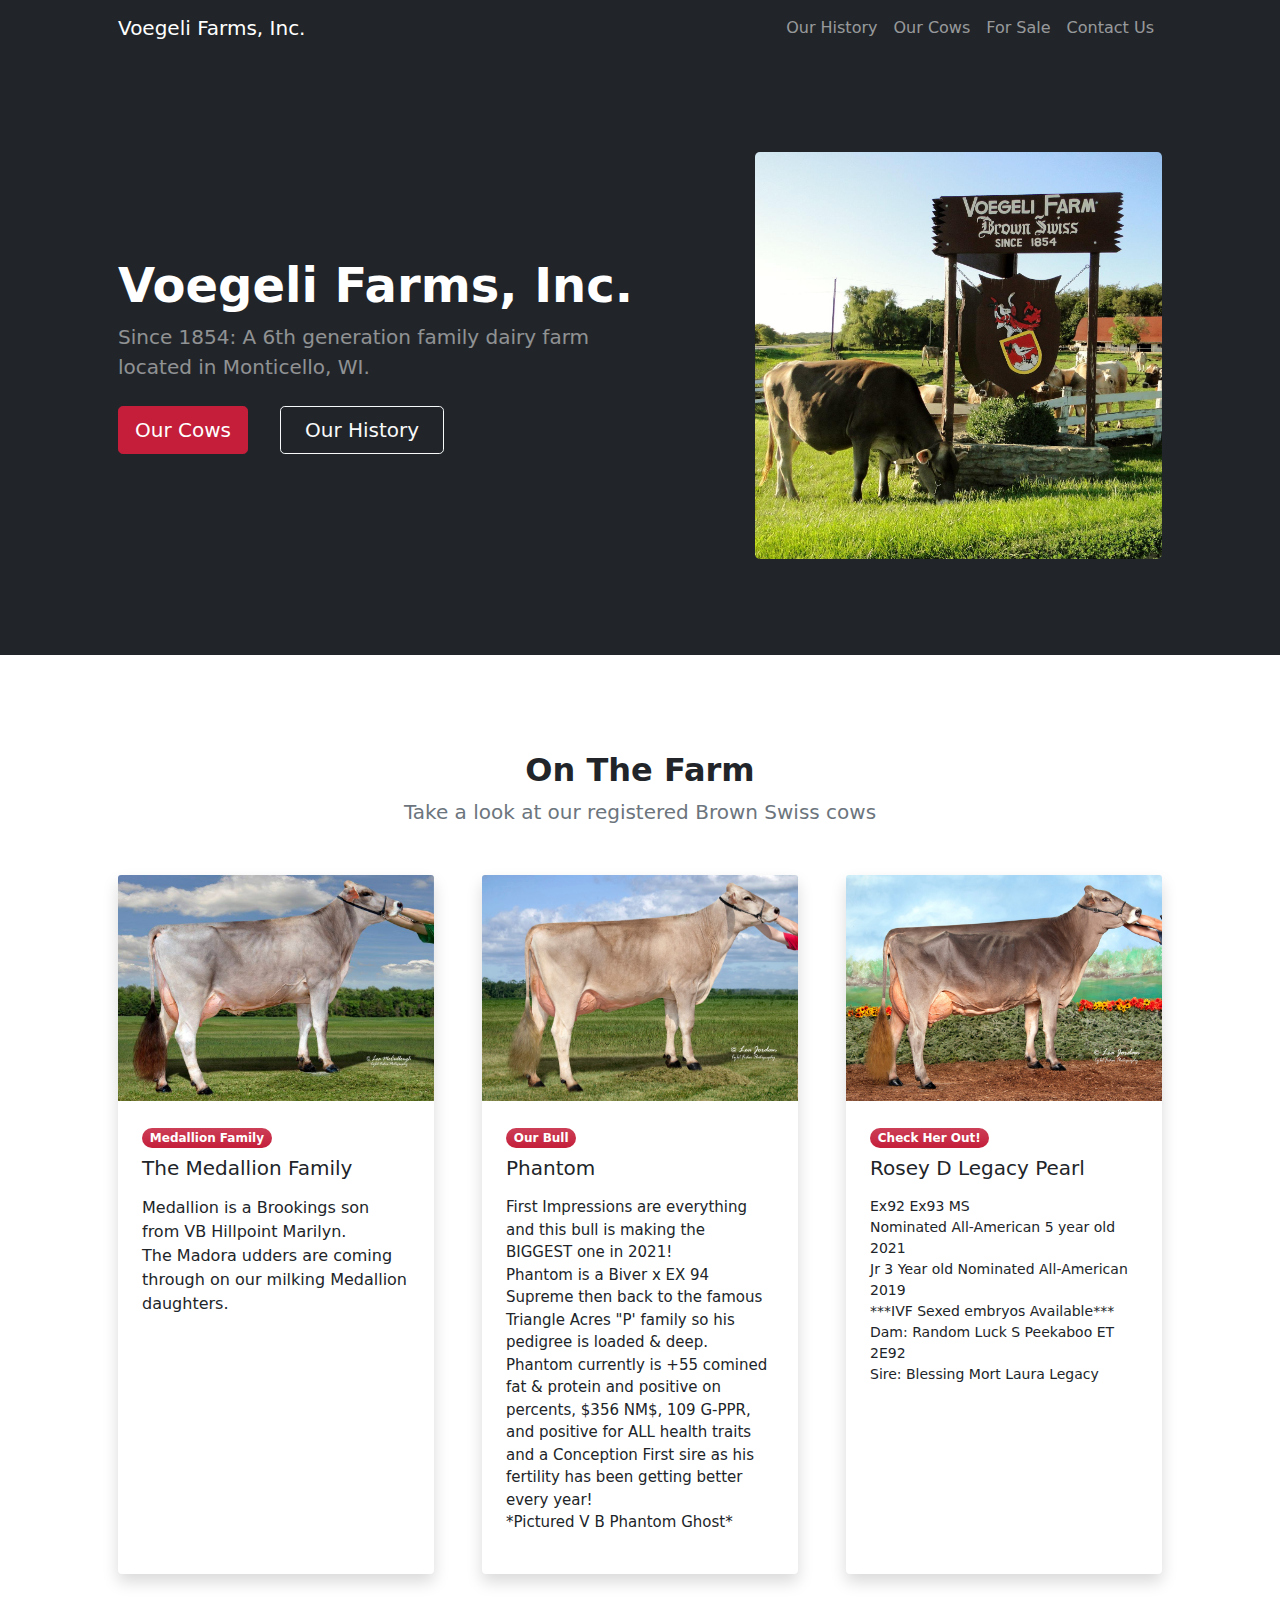
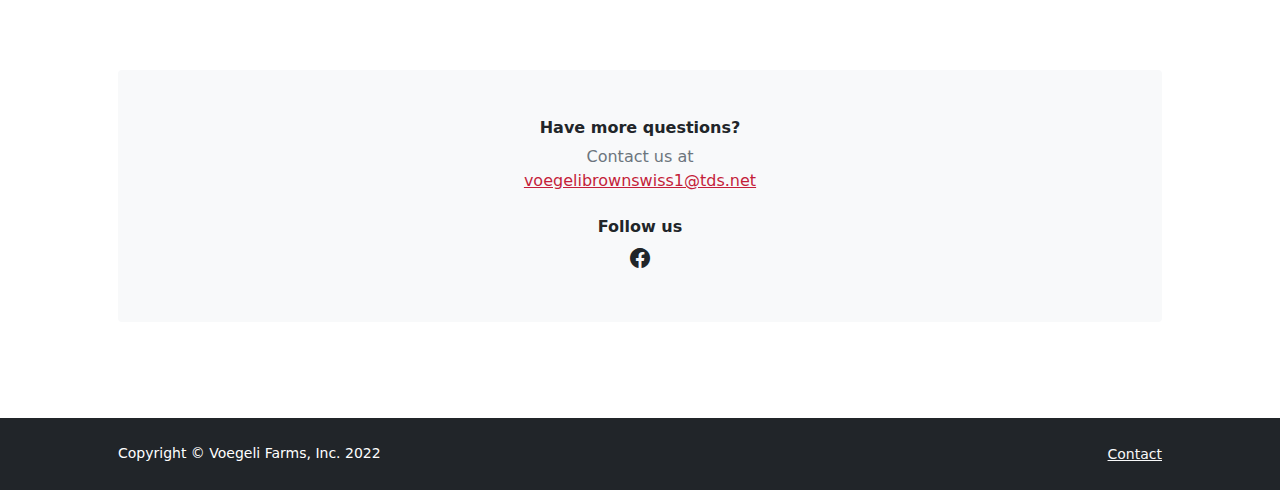
<file: index.html>
<!DOCTYPE html>
<html lang="en">
    <head>
        <meta charset="utf-8" />
        <meta name="viewport" content="width=device-width, initial-scale=1, shrink-to-fit=no" />
        <meta name="description" content="" />
        <meta name="author" content="" />
        <title>Voegeli Farms, Inc.</title>
        <link href="https://cdn.jsdelivr.net/npm/bootstrap-icons@1.5.0/font/bootstrap-icons.css" rel="stylesheet" />
        <link href="styles.css" rel="stylesheet" />
        <style>
            .card-text1 {
                font-size: 15px;
            }

            .card-text2 {
                font-size: 14px;
            }

            @media only screen and (max-width: 320px) {
                  #description-about {
                    display: none;
                  }
                  .mb-2 {
                    margin-bottom: 1.5rem !important;
                  }
            }
        </style>
    </head>
    <body class="d-flex flex-column h-100">
        <main class="flex-shrink-0">
            <!--Navigation-->
            <script language="javascript" type="text/javascript" src="navbar.txt"></script>
            <!-- Header-->
            <header class="bg-dark py-5">
                <div class="container px-5">
                    <div class="row gx-5 align-items-center justify-content-center">
                        <div class="col-lg-8 col-xl-7 col-xxl-6">
                            <div class="my-5 text-center text-xl-start">
                                <h1 class="display-5 fw-bolder text-white mb-2">Voegeli Farms, Inc.</h1>
                                <p id="description-about" class="lead fw-normal text-white-50 mb-4">Since 1854: A 6th generation family dairy farm <br> located in Monticello, WI.</p>
                                <div class="d-grid gap-3 d-sm-flex justify-content-sm-center justify-content-xl-start">
                                    <a class="btn btn-primary btn-lg px-3 me-sm-3" href="pictures.html">Our Cows</a>
                                    <a class="btn btn-outline-light btn-lg px-4" href="about.html">Our History</a>
                                </div>
                            </div>
                        </div>
                    <div class="col-xl-5 col-xxl-6 d-none d-xl-block text-center"><img class="img-fluid rounded-3 my-5" src="1.jpg" alt="..." /></div>
                    </div>
                </div>
            </header>
            <!-- Blog preview section-->
            <section class="py-5">
                <div class="container px-5 my-5">
                    <div class="row gx-5 justify-content-center">
                        <div class="col-lg-8 col-xl-6">
                            <div class="text-center">
                                <h2 class="fw-bolder">On The Farm</h2>
                                <p class="lead fw-normal text-muted mb-5">Take a look at our registered Brown Swiss cows</p>
                            </div>
                        </div>
                    </div>
                    <div class="row gx-5">
                        <div class="col-lg-4 mb-5">
                            <div class="card h-100 shadow border-0">
                                <img class="card-img-top" src="cow.jpg" alt="..." />
                                <div class="card-body p-4">
                                    <div class="badge bg-primary bg-gradient rounded-pill mb-2">Medallion Family</div>
                                    <h5 class="card-title mb-3">The Medallion Family</h5></a>
                                    <p class="card-text mb-0">Medallion is a Brookings son from VB Hillpoint Marilyn.<br>
                                        The Madora udders are coming through on our milking Medallion daughters.</p>
                                </div>
                            </div>
                        </div>
                        <div class="col-lg-4 mb-5">
                            <div class="card h-100 shadow border-0">
                                <img class="card-img-top" src="phantomghost.jpg" alt="..." />
                                <div class="card-body p-4">
                                    <div class="badge bg-primary bg-gradient rounded-pill mb-2">Our Bull</div>
                                    <h5 class="card-title mb-3">Phantom</h5></a>
                                    <p class="card-text1">First Impressions are everything and this bull is making the BIGGEST one in 2021!<br>
                                        Phantom is a Biver x EX 94 Supreme then back to the famous Triangle Acres "P' family so his pedigree is loaded & deep.<br>
                                        Phantom currently is +55 comined fat & protein and positive on percents, $356 NM$, 109 G-PPR, and positive for ALL health traits and a Conception First sire as his fertility has been getting better every year!
                                        <br> *Pictured V B Phantom Ghost*
                                        </p>
                                </div>
                            </div>
                        </div>
                        <div class="col-lg-4 mb-5">
                            <div class="card h-100 shadow border-0">
                                <img class="card-img-top" src="pearl.jpg" alt="..." />
                                <div class="card-body p-4">
                                    <div class="badge bg-primary bg-gradient rounded-pill mb-2">Check Her Out!</div>
                                    <h5 class="card-title mb-3">Rosey D Legacy Pearl</h5></a>
                                    <p class="card-text2">Ex92 Ex93 MS<br>
                                        Nominated All-American 5 year old 2021<br>
                                        Jr 3 Year old Nominated All-American 2019<br>
                                        ***IVF Sexed embryos Available***<br>
                                        Dam: Random Luck S Peekaboo ET 2E92<br>
                                        Sire: Blessing Mort Laura Legacy</p>
                                </div>
                            </div>
                        </div>
                    </div>
                    <div class="col-x2-4">
                        <div class="card border-0 bg-light mt-xl-5">
                            <div class="card-body p-4 py-lg-5">
                                <div class="d-flex align-items-center justify-content-center">
                                    <div class="text-center">
                                        <div class="h6 fw-bolder">Have more questions?</div>
                                        <p class="text-muted mb-4">
                                            Contact us at
                                            <br />
                                            <a href="mailto:voegelibrownswiss1@tds.net" class="noir email" target="_blank">voegelibrownswiss1@tds.net</a>
                                        </p>
                                        <div class="h6 fw-bolder">Follow us</div>
                                        <a class="fs-5 px-2 link-dark" target="_blank" href="https://www.facebook.com/pages/category/Farm/Voegeli-Farms-Inc-241962465900742/"><i class="bi-facebook"></i></a>
                                    </div>
                                </div>
                            </div>
                        </div>
                    </div>
                </div>
            </section>
        <!-- Footer-->
        <script language="javascript" type="text/javascript" src="footer.txt"></script>
        <!-- Bootstrap core JS-->
        <script src="https://cdn.jsdelivr.net/npm/bootstrap@5.1.3/dist/js/bootstrap.bundle.min.js"></script>
        <!-- Core theme JS-->
        <script src="scripts.js"></script>
    </body>
</html>
</file>
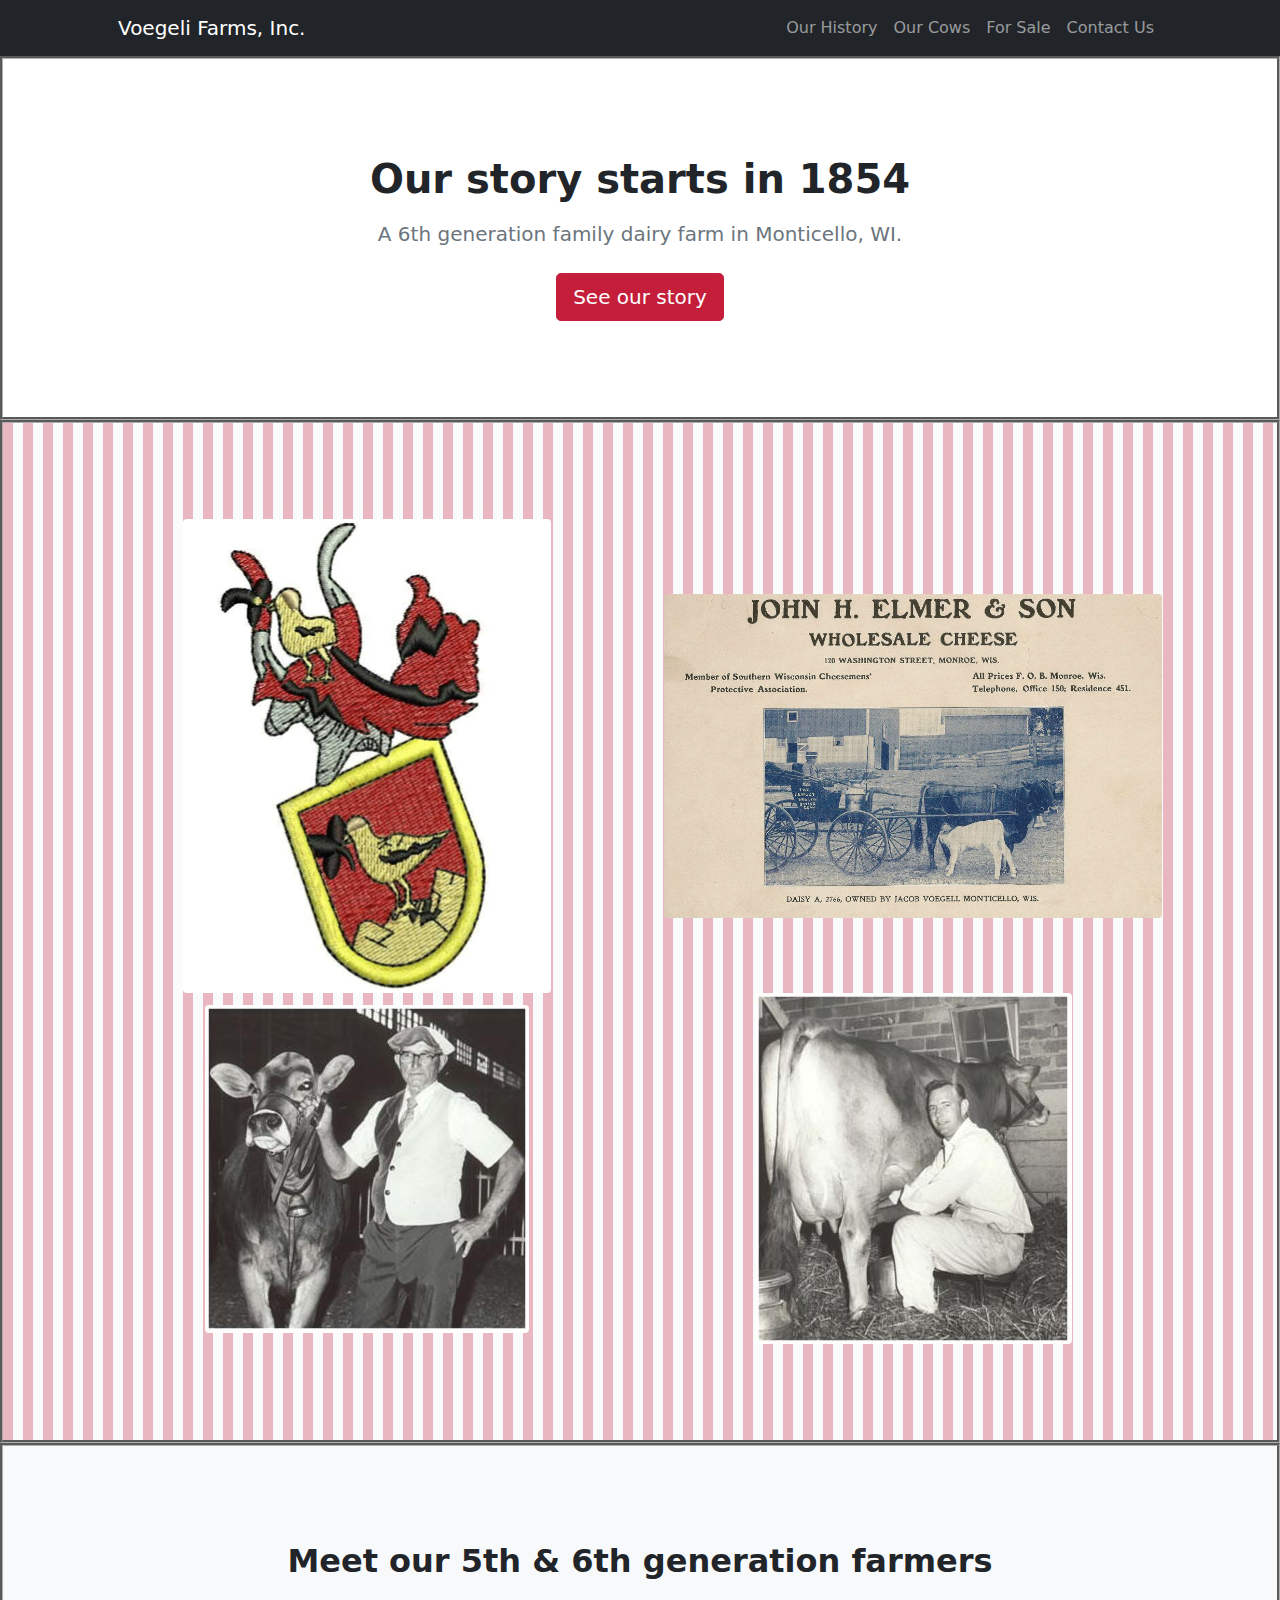
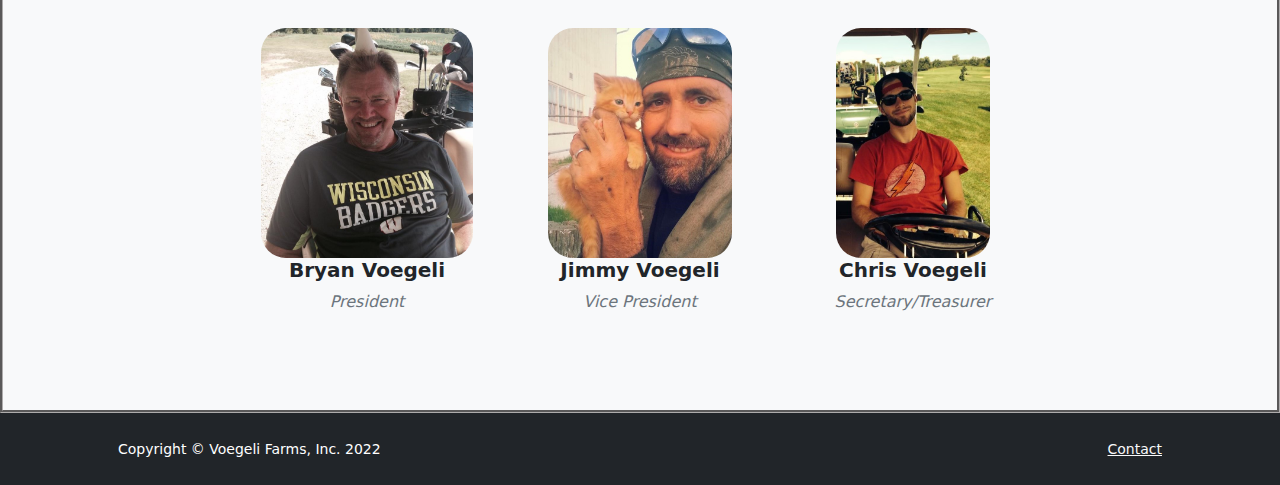
<file: about.html>
<!DOCTYPE html>
<html lang="en">
    <head>
        <meta charset="utf-8" />
        <meta name="viewport" content="width=device-width, initial-scale=1, shrink-to-fit=no" />
        <meta name="description" content="" />
        <meta name="author" content="" />
        <title>Voegeli Farms, Inc.</title>
        <link rel="icon" type="image/x-icon" href="assets/favicon.ico" />
        <link href="https://cdn.jsdelivr.net/npm/bootstrap-icons@1.5.0/font/bootstrap-icons.css" rel="stylesheet" />
        <link href="styles.css" rel="stylesheet" />
        <style>
            .img-fluid1 {
                width: fit-content;
                height: 230px;
                border-radius: 25px;
            }
            .py-5 {
                border-style: groove;
                border-color: rgb(174, 172, 172);
            }
            .history-photos {
                display: flex;
                align-items: center;
                justify-content: center;
            }
        </style>
    </head>
    <body class="d-flex flex-column">
        <main class="flex-shrink-0">
            <!-- Navigation-->
            <script language="javascript" type="text/javascript" src="navbar.txt"></script>
            <!-- Header-->
            <header class="py-5">
                <div class="container px-5">
                    <div class="row justify-content-center">
                        <div class="col-lg-8 col-xxl-6">
                            <div class="text-center my-5">
                                <h1 class="fw-bolder mb-3">Our story starts in 1854</h1>
                                <p class="lead fw-normal text-muted mb-4">A 6th generation family dairy farm in Monticello, WI.</p>
                                <a class="btn btn-primary btn-lg" href="#scroll-target">See our story</a>
                            </div>
                        </div>
                    </div>
                </div>
            </header>
            <!-- About section one-->
            <section class="py-5 bg-light" id="scroll-target" 
                style="background: repeating-linear-gradient(to right,rgba(196, 30, 58, 0.3),rgba(196, 30, 58, 0.3) 10px,
                    rgba(255, 255, 255, 0.3) 10px,rgba(255, 255, 255, 0.3) 20px);">
                <div class="container px-5 my-5">
                    <div class="row gx-5 align-items-center">
                        <div class="col-lg-6 history-photos"><img class="img-fluid rounded mb-5 mb-lg-0" src="logo.png" alt="..." /></div>
                        <div class="col-lg-6 history-photos"><img class="img-fluid rounded mb-5 mb-lg-0" src="old.jpg" alt="..." /></div>
                        <div class="col-lg-6 history-photos"><img class="img-fluid rounded mb-5 mb-lg-0" src="jacob voegeli.jpg" alt="..." /></div>
                        <div class="col-lg-6 history-photos"><img class="img-fluid rounded mb-5 mb-lg-0" src="milking.jpg" alt="..." /></div>
                    </div>
                </div>
            </section>
            <!-- About section two-->
            <!-- <section class="py-5">
                <div class="container px-5 my-5">
                    <div class="row gx-5 align-items-center">
                        <div class="col-lg-6 order-first order-lg-last"><img class="img-fluid rounded mb-5 mb-lg-0" src="https://dummyimage.com/600x400/343a40/6c757d" alt="..." /></div>
                        <div class="col-lg-6">
                            <h2 class="fw-bolder">TITLE</h2>
                            <p class="lead fw-normal text-muted mb-0">===INFO===</p>
                        </div>
                    </div>
                </div>
            </section> -->
            <!-- Team members section-->
            <section class="py-5 bg-light">
                <div class="container px-5 my-5">
                    <div class="text-center">
                        <h2 class="fw-bolder">Meet our 5th & 6th generation farmers</h2>
                        <p class="lead fw-normal text-muted mb-5"></p>
                    </div>
                    <div class="row gx-5 row-cols-1 row-cols-sm-2 row-cols-xl-4 justify-content-center">
                        <div class="col mb-5 mb-5 mb-xl-0">
                            <div class="text-center">
                                <img class="img-fluid1" src="bryan.jpg" alt="..." />
                                <h5 class="fw-bolder">Bryan Voegeli</h5>
                                <div class="fst-italic text-muted">President</div>
                            </div>
                        </div>
                        <div class="col mb-5 mb-5 mb-xl-0">
                            <div class="text-center">
                                <img class="img-fluid1" src="jimmy.jpg" alt="..." />
                                <h5 class="fw-bolder">Jimmy Voegeli</h5>
                                <div class="fst-italic text-muted">Vice President</div>
                            </div>
                        </div>
                        <div class="col mb-5 mb-5 mb-sm-0">
                            <div class="text-center">
                                <img class="img-fluid1" src="chris.jpg" alt="..." />
                                <h5 class="fw-bolder">Chris Voegeli</h5>
                                <div class="fst-italic text-muted">Secretary/Treasurer</div>
                            </div>
                        </div>
                    </div>
                </div>
            </section>
        </main>
        <script language="javascript" type="text/javascript" src="footer.txt"></script>
        <script src="https://cdn.jsdelivr.net/npm/bootstrap@5.1.3/dist/js/bootstrap.bundle.min.js"></script>
        <script src="scripts.js"></script>
    </body>
</html>
</file>
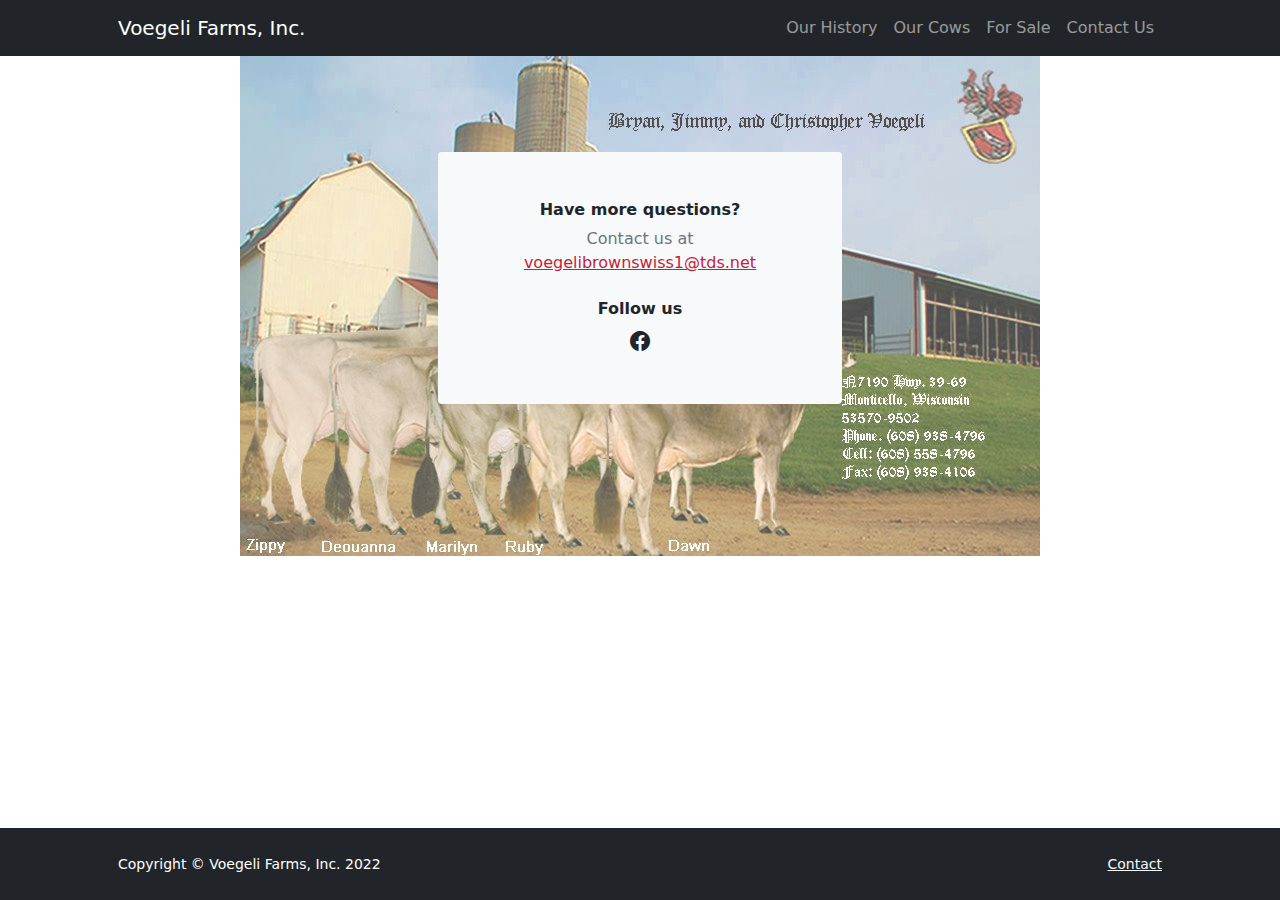
<file: contact.html>
<!DOCTYPE html>
<html lang="en">
    <head>
        <meta charset="utf-8" />
        <meta name="viewport" content="width=device-width, initial-scale=1, shrink-to-fit=no" />
        <meta name="description" content />
        <meta name="author" content />
        <title>Voegeli Farms, Inc.</title>
        <link rel="icon" type="image/x-icon" href="assets/favicon.ico" />
        <link href="https://cdn.jsdelivr.net/npm/bootstrap-icons@1.5.0/font/bootstrap-icons.css" rel="stylesheet" />
        <link href="styles.css" rel="stylesheet" />
    </head>
    <style>
        #background-contact {
            background-image: url("cowsinfrontofbarn.jpg");
            height: 500px;
            background-repeat: no-repeat;
            background-position-x: center;
            background-color: rgba(255, 255, 255, 0.3);
            background-blend-mode: lighten;
        }

        #contact-card {
            max-width: 500px;
            max-height: fit-content;
        }
    </style>
    <body class="d-flex flex-column">
        <main class="flex-shrink-0">
            <!-- Navigation-->
            <script language="javascript" type="text/javascript" src="navbar.txt"></script>
            <!-- Page content-->
            <section class="py-5" id="background-contact">
                <div class="container px-5" id="contact-card">
                    <!-- Contact form-->
                    <div class="col-x2-4">
                        <div class="card border-0 bg-light mt-xl-5">
                            <div class="card-body p-4 py-lg-5">
                                <div class="d-flex align-items-center justify-content-center">
                                    <div class="text-center">
                                        <div class="h6 fw-bolder">Have more questions?</div>
                                        <p class="text-muted mb-4">
                                            Contact us at
                                            <br />
                                            <a href="mailto:voegelibrownswiss1@tds.net" class="noir email" target="_blank">voegelibrownswiss1@tds.net</a>
                                        </p>
                                        <div class="h6 fw-bolder">Follow us</div>
                                        <a class="fs-5 px-2 link-dark" target="_blank" href="https://www.facebook.com/pages/category/Farm/Voegeli-Farms-Inc-241962465900742/"><i class="bi-facebook"></i></a>
                                    </div>
                                </div>
                            </div>
                        </div>
                    </div>
                    </div>
            </section>
        </main>
        <script language="javascript" type="text/javascript" src="footer.txt"></script>
        <script src="https://cdn.jsdelivr.net/npm/bootstrap@5.1.3/dist/js/bootstrap.bundle.min.js"></script>
        <script src="scripts.js"></script>
        <script src="https://cdn.startbootstrap.com/sb-forms-latest.js"></script>
    </body>
</html>
</file>
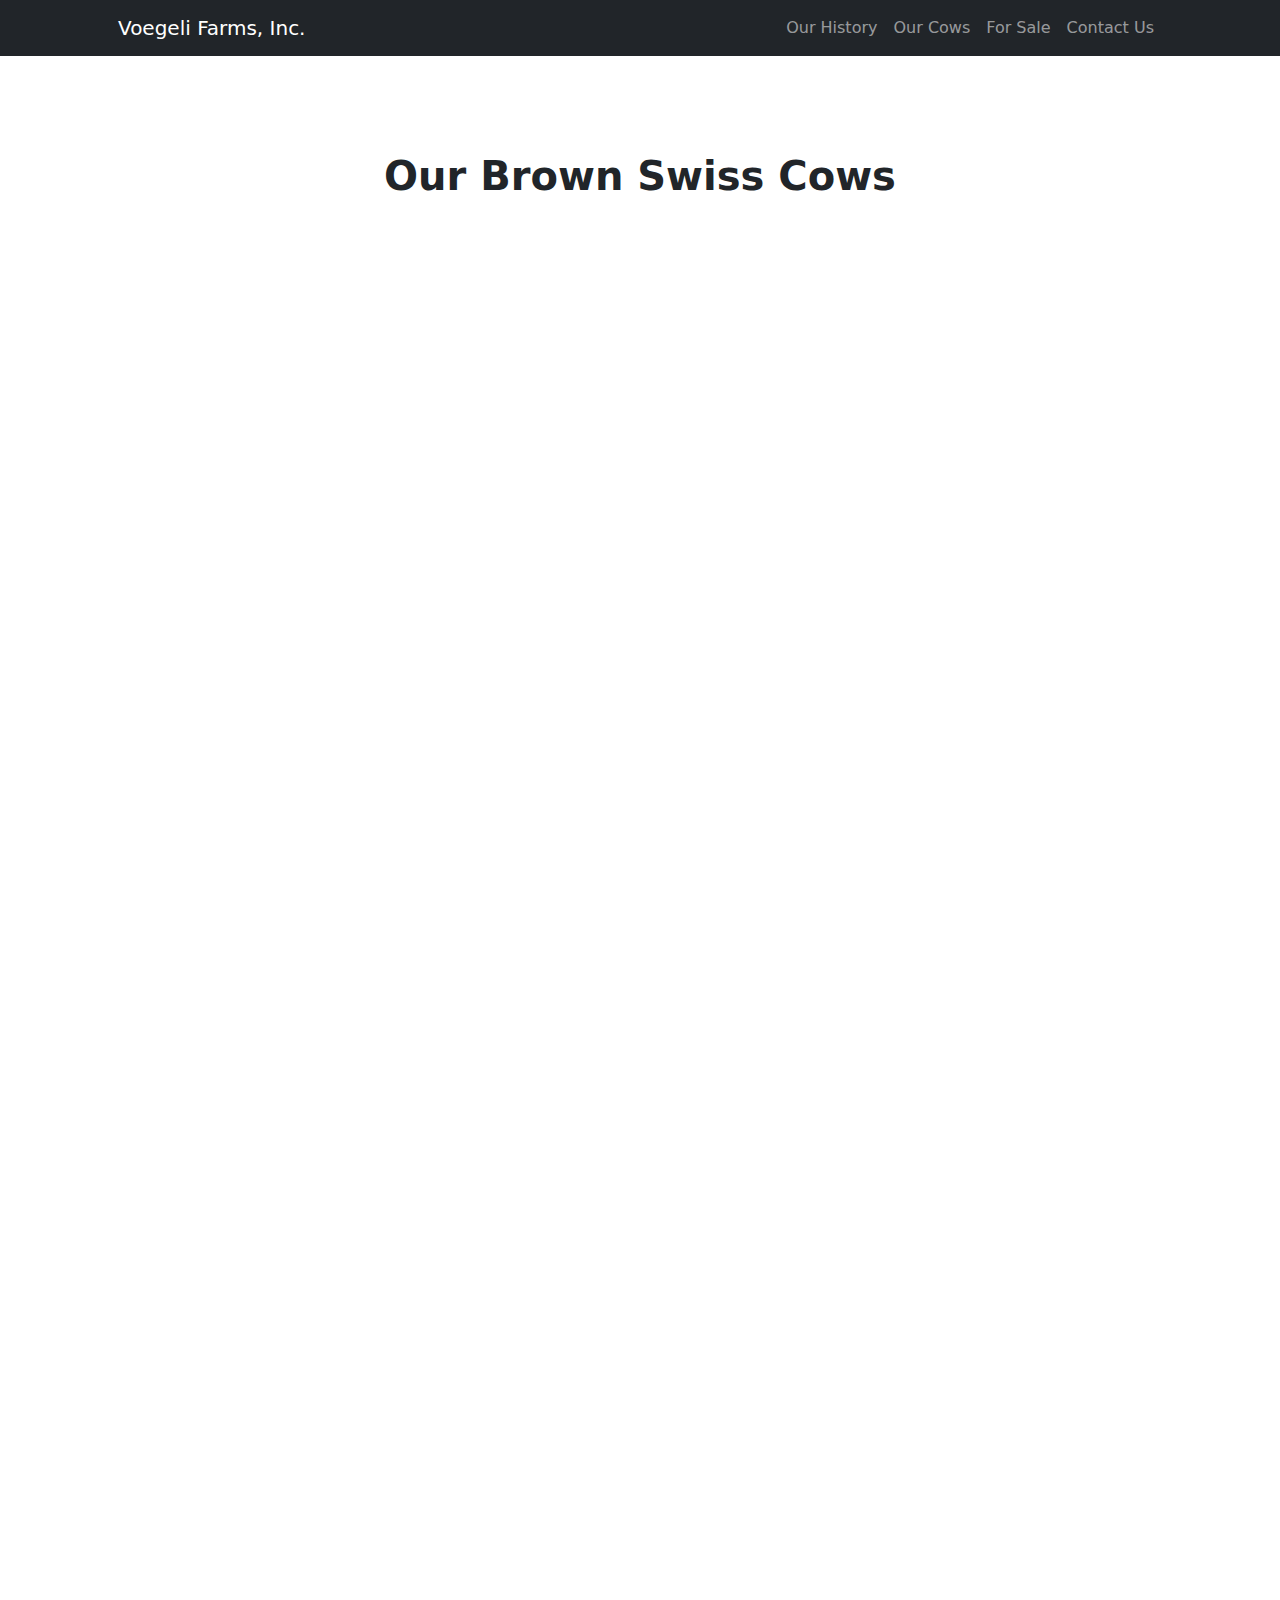
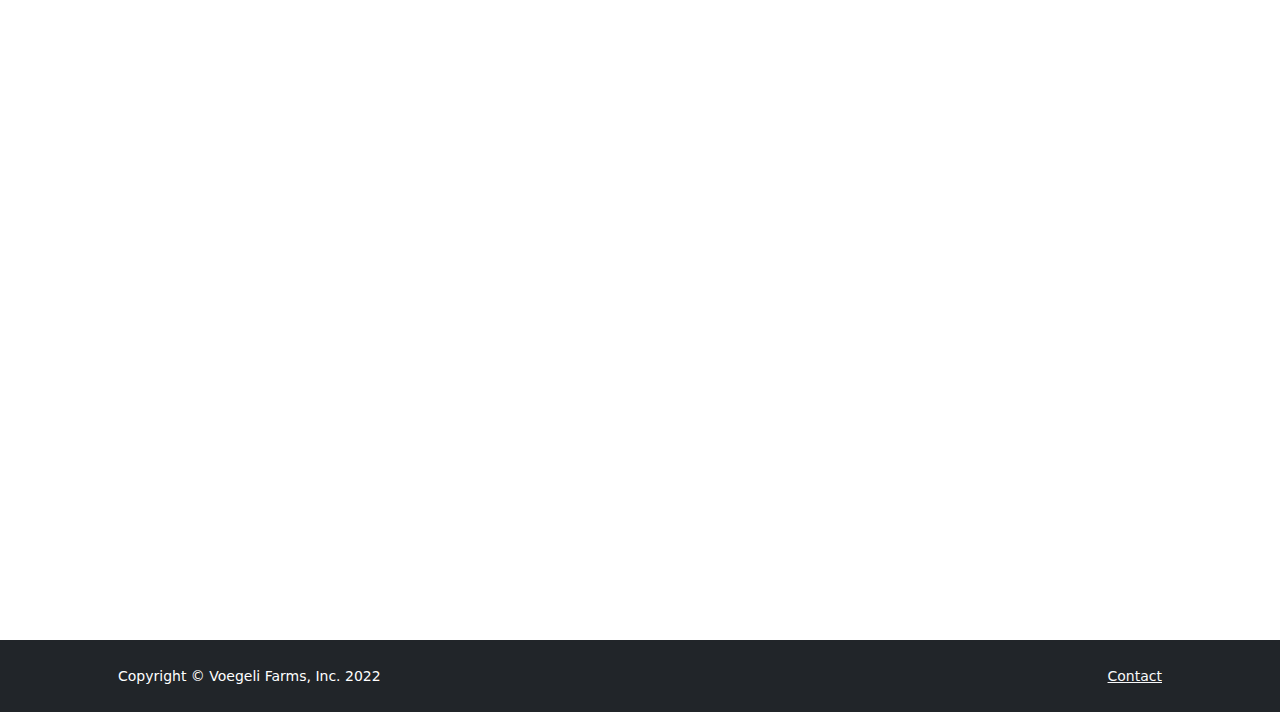
<file: pictures.html>
<!DOCTYPE html>
<html lang="en">
    <head>
        <meta charset="utf-8" />
        <meta name="viewport" content="width=device-width, initial-scale=1, shrink-to-fit=no" />
        <meta name="description" content="" />
        <meta name="author" content="" />
        <title>Voegeli Farms, Inc.</title>
        <link rel="icon" type="image/x-icon" href="assets/favicon.ico" />
        <link href="https://cdn.jsdelivr.net/npm/bootstrap-icons@1.5.0/font/bootstrap-icons.css" rel="stylesheet" />
        <link href="styles.css" rel="stylesheet" />
    </head>
    <style>
        .small-iframe {
            margin: auto;
            display: block;
            width: 400px;
        }

        #large-iframe {
            padding: 1em 1em 3em;
        }

        @media only screen and (max-width: 425px) {
            .px-5 {
                padding-right: 1rem !important;
                padding-left: 1rem !important;
                overflow: hidden;
            }

            #large-iframe {
                padding: 1em;
            }
        }

        @media only screen and (max-width: 375px) {
           .small-iframe {
               width: 350px;
           }

           .iframe-content {
               padding-left: 1em;
           }
        }

        @media only screen and (max-width: 320px) {
           .small-iframe {
               width: 300px;
           }
        }
    </style>
    <body class="d-flex flex-column h-100">
        <main class="flex-shrink-0">
            <!-- Navigation-->
            <script language="javascript" type="text/javascript" src="navbar.txt"></script>
            <!-- Page Content-->
            <section class="py-5">
                <div class="container px-5 my-5">
                    <div class="text-center mb-5">
                        <h1 class="fw-bolder">Our Brown Swiss Cows</h1>
                        <p class="lead fw-normal text-muted mb-0"></p>
                    </div>
                    <div class="row gx-5">
                        <div class="col-lg-12" id="large-iframe">
                            <div class="position-relative">
                                <iframe src="https://www.facebook.com/plugins/video.php?height=314&href=https%3A%2F%2Fwww.facebook.com%2F100063932762986%2Fvideos%2F1541076169795331%2F&show_text=true&width=560&t=0" 
                                    width="100%" height="429" style="border:none;overflow:hidden" scrolling="no" frameborder="0" allowfullscreen="true" 
                                    allow="autoplay; clipboard-write; encrypted-media; picture-in-picture; web-share" allowFullScreen="true">
                                </iframe>
                            </div>
                        </div>
                        <div class="col-lg-6 iframe-content">
                            <div class="position-relative">
                                <iframe class="small-iframe" src="https://www.facebook.com/plugins/post.php?href=https%3A%2F%2Fwww.facebook.com%2Fpermalink.php%3Fstory_fbid%3D5160551277375145%26id%3D241962465900742&show_text=true&width=500" 
                                width="90%" height="706" style="border:none;overflow:hidden" scrolling="no" frameborder="0" 
                                allowfullscreen="true" allow="autoplay; clipboard-write; encrypted-media; picture-in-picture; web-share">
                            </iframe>
                            </div>
                        </div>
                        <div class="col-lg-6 iframe-content">
                            <div class="position-relative">
                                <iframe class="small-iframe" src="https://www.facebook.com/plugins/post.php?href=https%3A%2F%2Fwww.facebook.com%2Fpermalink.php%3Fstory_fbid%3Dpfbid0Ru43twCAoTNbMpYNtcZFP44CfeiJMRfRiFYdrWLutGR38akSFesMbusEamXGJSKjl%26id%3D100063932762986&show_text=true&width=500" 
                                    width="90%" height="684" style="border:none;overflow:hidden" scrolling="no" frameborder="0" 
                                    allowfullscreen="true" allow="autoplay; clipboard-write; encrypted-media; picture-in-picture; web-share">
                                </iframe>
                            </div>
                        </div>
                        <div class="col-lg-6 iframe-content">
                            <div class="position-relative">
                                <iframe class="small-iframe" src="https://www.facebook.com/plugins/post.php?href=https%3A%2F%2Fwww.facebook.com%2F241962465900742%2Fphotos%2Fa.289001117863543%2F4031281610302123%2F%3Ftype%3D3&show_text=true&width=500" 
                                    width="90%" height="690" style="border:none;overflow:hidden" scrolling="no" frameborder="0" allowfullscreen="true" 
                                    allow="autoplay; clipboard-write; encrypted-media; picture-in-picture; web-share">
                                </iframe>
                            </div>
                        </div>
                        <div class="col-lg-6 iframe-content">
                            <div class="position-relative">
                                <iframe class="small-iframe" src="https://www.facebook.com/plugins/post.php?href=https%3A%2F%2Fwww.facebook.com%2Fpermalink.php%3Fstory_fbid%3D4013962605367357%26id%3D241962465900742&show_text=true&width=500" 
                                width="90%" height="512" style="border:none;overflow:hidden" scrolling="no" frameborder="0" 
                                allowfullscreen="true" allow="autoplay; clipboard-write; encrypted-media; picture-in-picture; web-share">
                            </iframe>
                            </div>
                        </div>
                    </div>
                </div>
            </section>
        </main>
        <script language="javascript" type="text/javascript" src="footer.txt"></script>
        <script src="https://cdn.jsdelivr.net/npm/bootstrap@5.1.3/dist/js/bootstrap.bundle.min.js"></script>
        <script src="scripts.js"></script>
    </body>
</html>
</file>
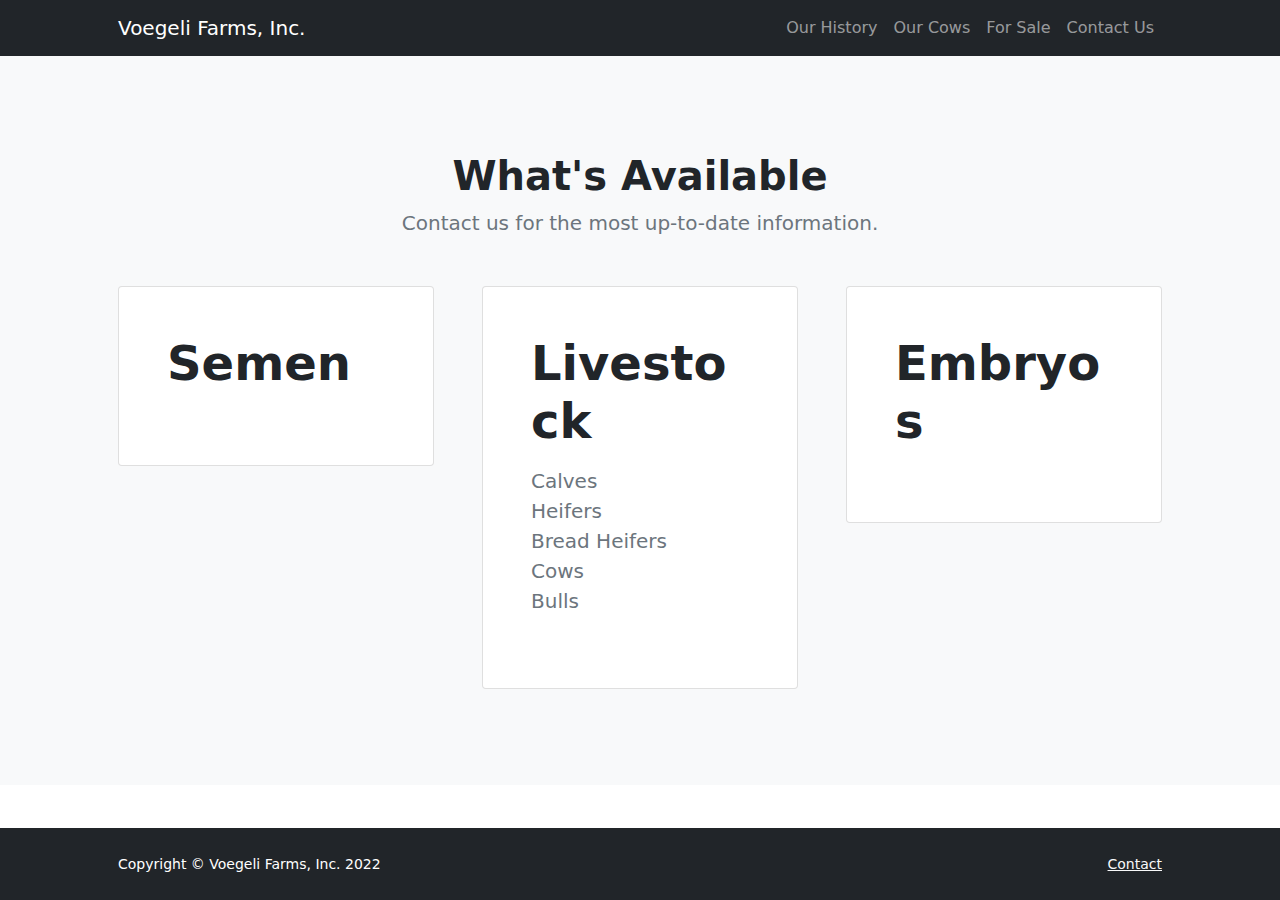
<file: pricing.html>
<!DOCTYPE html>
<html lang="en">
    <head>
        <meta charset="utf-8" />
        <meta name="viewport" content="width=device-width, initial-scale=1, shrink-to-fit=no" />
        <meta name="description" content="" />
        <meta name="author" content="" />
        <title>Voegeli Farms, Inc.</title>
        <link rel="icon" type="image/x-icon" href="assets/favicon.ico" />
        <link href="https://cdn.jsdelivr.net/npm/bootstrap-icons@1.5.0/font/bootstrap-icons.css" rel="stylesheet" />
        <link href="styles.css" rel="stylesheet" />
    </head>
    <style>
        @media only screen and (max-width: 320px) {
            .fw-bold {
                font-weight: 600 !important;
            }
        }
    </style>
    <body class="d-flex flex-column">
        <main class="flex-shrink-0">
            <!-- Navigation-->
            <script language="javascript" type="text/javascript" src="navbar.txt"></script>
            <!-- Main section-->
            <section class="bg-light py-5">
                <div class="container px-5 my-5">
                    <div class="text-center mb-5">
                        <h1 class="fw-bolder">What's Available</h1>
                        <p class="lead fw-normal text-muted mb-0">Contact us for the most up-to-date information.</p>
                    </div>
                    <div class="row gx-5 justify-content-center">
                        <div class="col-lg-6 col-xl-4">
                            <div class="card mb-5 mb-xl-0">
                                <div class="card-body p-5">
                                    <div class="small text-uppercase fw-bold text-muted"></div>
                                    <div class="mb-3">
                                        <span class="display-5 fw-bold">Semen</span>
                                        <span class="text-muted"></span>
                                    </div>
                                    <ul class="list-unstyled mb-4">
                                        <li class="mb-2">
                                        </li>
                                    </ul>
                                    </div>
                            </div>
                        </div>
                        <div class="col-lg-6 col-xl-4">
                            <div class="card mb-5 mb-xl-0">
                                <div class="card-body p-5">
                                    <div class="small text-uppercase fw-bold text-muted"></div>
                                    <div class="mb-3">
                                        <span class="display-5 fw-bold">Livestock</span>
                                        <span class="text-muted"></span>
                                    </div>
                                    <ul class="list-unstyled mb-4">
                                        <li class="mb-2">
                                            <p class="lead fw-normal text-muted mb-0">Calves</p>
                                            <p class="lead fw-normal text-muted mb-0">Heifers</p>
                                            <p class="lead fw-normal text-muted mb-0">Bread Heifers</p>
                                            <p class="lead fw-normal text-muted mb-0">Cows</p>
                                            <p class="lead fw-normal text-muted mb-0">Bulls</p>
                                        </li>
                                    </ul>
                                    </div>
                            </div>
                        </div>
                        <div class="col-lg-6 col-xl-4">
                            <div class="card mb-5 mb-xl-0">
                                <div class="card-body p-5">
                                    <div class="small text-uppercase fw-bold text-muted"></div>
                                    <div class="mb-3">
                                        <span class="display-5 fw-bold">Embryos</span>
                                        <span class="text-muted"></span>
                                    </div>
                                    <ul class="list-unstyled mb-4">
                                        <li class="mb-2">
                                        </li>
                                    </ul>
                                    </div>
                            </div>
                        </div>
                        </div>
                    </div>
                </div>
            </section>
        </main>
        <script language="javascript" type="text/javascript" src="footer.txt"></script>
        <script src="https://cdn.jsdelivr.net/npm/bootstrap@5.1.3/dist/js/bootstrap.bundle.min.js"></script>
        <script src="scripts.js"></script>
    </body>
</html>
</file>
